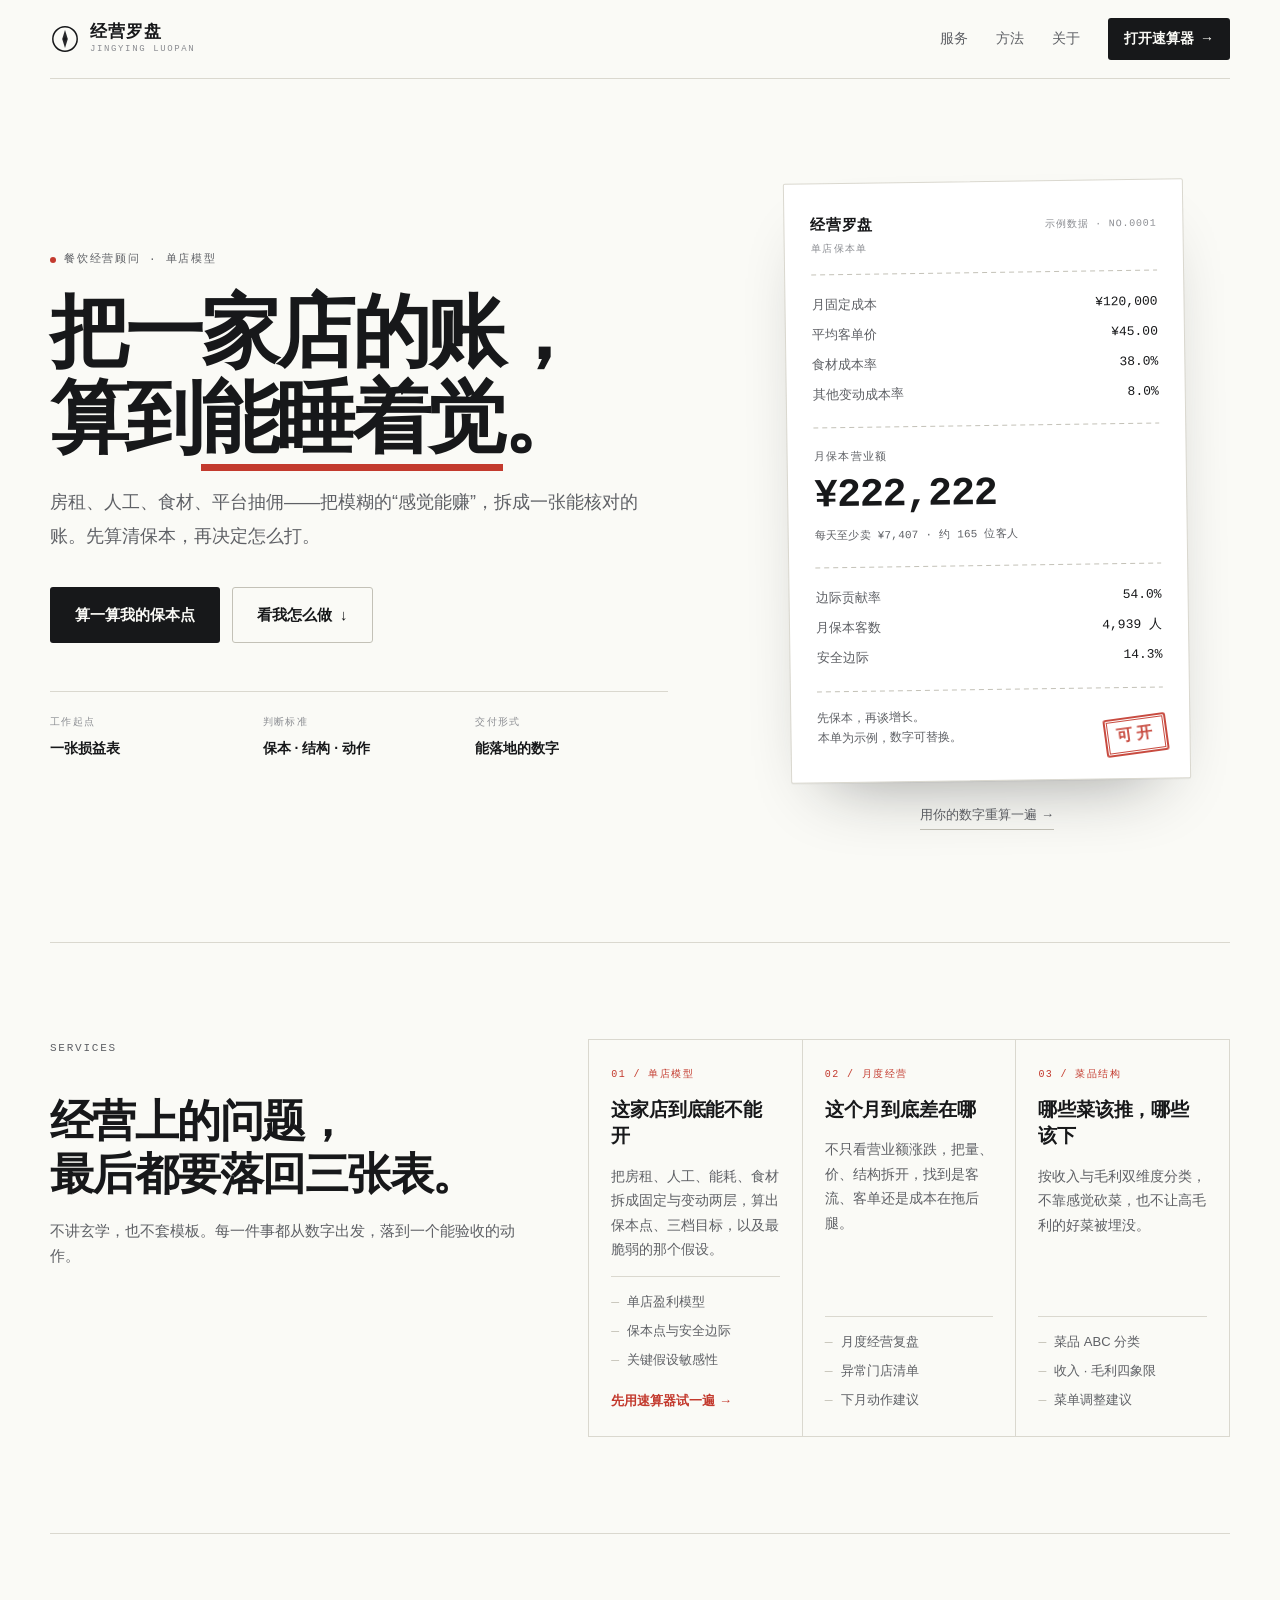
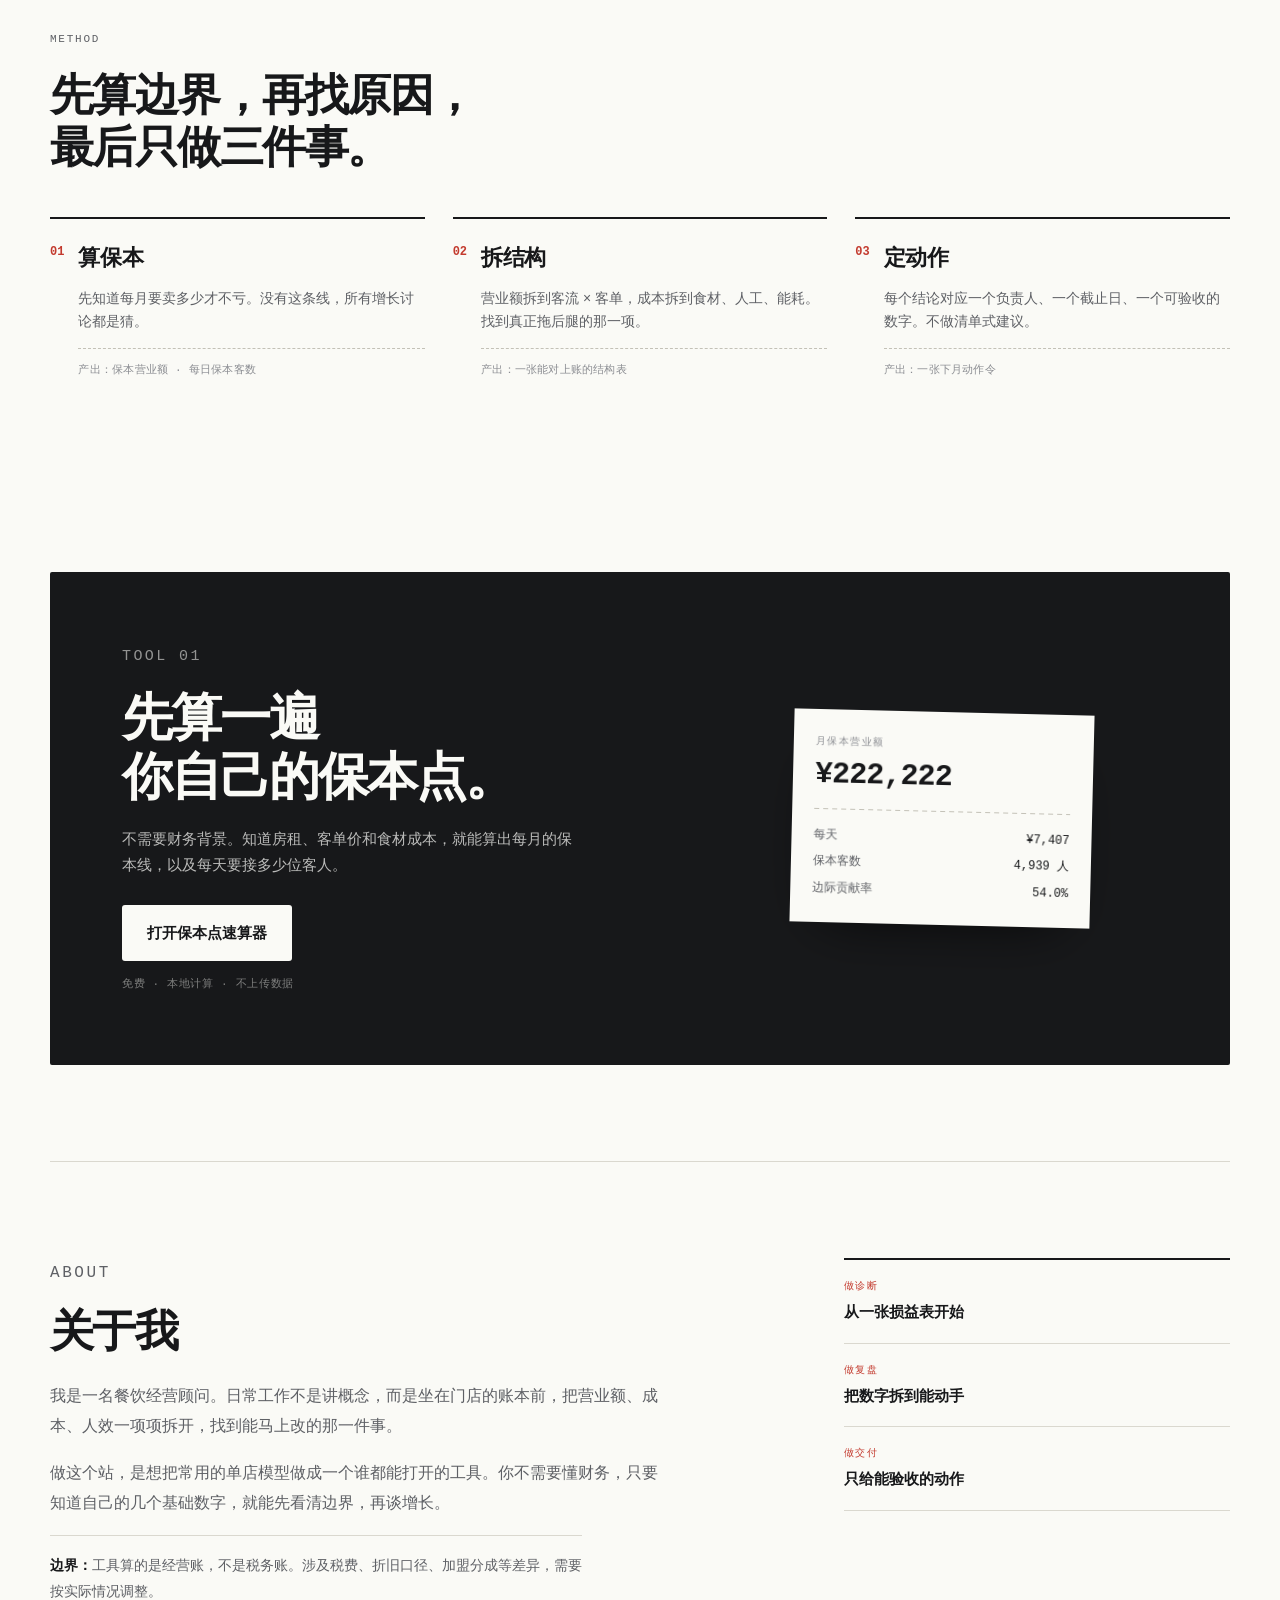
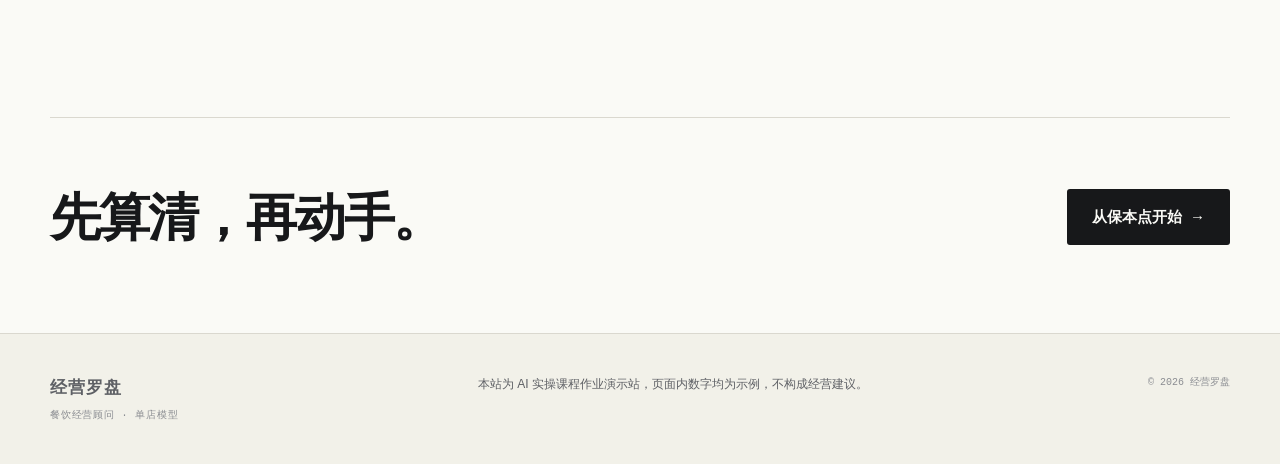
<file: index.html>
<!DOCTYPE html>
<html lang="zh-CN">
<head>
<meta charset="utf-8">
<meta name="viewport" content="width=device-width, initial-scale=1">
<title>经营罗盘 · 餐饮经营顾问</title>
<meta name="description" content="餐饮经营顾问的品牌站与单店保本点速算工具。先算清保本，再决定怎么打。">
<link rel="icon" href="assets/favicon.svg" type="image/svg+xml">
<link rel="stylesheet" href="assets/styles.css">
</head>
<body>
<a class="skip-link" href="#main">跳到正文</a>

<header class="site-header">
  <a class="brand" href="index.html" aria-label="经营罗盘 首页">
    <svg class="brand-mark" viewBox="0 0 32 32" aria-hidden="true">
      <circle cx="16" cy="16" r="13" fill="none" stroke="currentColor" stroke-width="1.6"/>
      <circle cx="16" cy="16" r="1.8" fill="currentColor"/>
      <path d="M16 6.5 19 16l-3 9.5L13 16Z" fill="currentColor" opacity=".92"/>
    </svg>
    <span class="brand-text">
      <span class="brand-name">经营罗盘</span>
      <span class="brand-sub">JINGYING LUOPAN</span>
    </span>
  </a>
  <nav class="site-nav" aria-label="主导航">
    <a href="#services">服务</a>
    <a href="#method">方法</a>
    <a href="#about">关于</a>
    <a class="nav-cta" href="tool.html">打开速算器 <span aria-hidden="true">→</span></a>
  </nav>
</header>

<main id="main">

  <section class="hero">
    <div class="hero-copy">
      <p class="eyebrow"><span class="eyebrow-dot" aria-hidden="true"></span>餐饮经营顾问 · 单店模型</p>
      <h1>把一家店的账，<br>算到<span class="mark">能睡着觉</span>。</h1>
      <p class="lede">房租、人工、食材、平台抽佣——把模糊的“感觉能赚”，拆成一张能核对的账。先算清保本，再决定怎么打。</p>
      <div class="hero-actions">
        <a class="btn btn-primary" href="tool.html">算一算我的保本点</a>
        <a class="btn btn-ghost" href="#method">看我怎么做 <span aria-hidden="true">↓</span></a>
      </div>
      <dl class="hero-facts">
        <div><dt>工作起点</dt><dd>一张损益表</dd></div>
        <div><dt>判断标准</dt><dd>保本 · 结构 · 动作</dd></div>
        <div><dt>交付形式</dt><dd>能落地的数字</dd></div>
      </dl>
    </div>

    <aside class="hero-receipt" aria-label="示例单店保本单">
      <div class="receipt receipt-sample">
        <div class="receipt-head">
          <div class="receipt-brand">经营罗盘<span>单店保本单</span></div>
          <div class="receipt-meta">示例数据 · NO.0001</div>
        </div>
        <div class="receipt-rule" aria-hidden="true"></div>
        <dl class="receipt-lines">
          <div><dt>月固定成本</dt><dd>¥120,000</dd></div>
          <div><dt>平均客单价</dt><dd>¥45.00</dd></div>
          <div><dt>食材成本率</dt><dd>38.0%</dd></div>
          <div><dt>其他变动成本率</dt><dd>8.0%</dd></div>
        </dl>
        <div class="receipt-rule" aria-hidden="true"></div>
        <div class="receipt-hero">
          <span class="receipt-label">月保本营业额</span>
          <strong class="receipt-big">¥222,222</strong>
          <span class="receipt-note">每天至少卖 ¥7,407 · 约 165 位客人</span>
        </div>
        <div class="receipt-rule" aria-hidden="true"></div>
        <dl class="receipt-lines">
          <div><dt>边际贡献率</dt><dd>54.0%</dd></div>
          <div><dt>月保本客数</dt><dd>4,939 人</dd></div>
          <div><dt>安全边际</dt><dd>14.3%</dd></div>
        </dl>
        <div class="receipt-rule" aria-hidden="true"></div>
        <p class="receipt-foot">先保本，再谈增长。<br>本单为示例，数字可替换。</p>
        <span class="stamp" aria-hidden="true">可开</span>
      </div>
      <a class="receipt-link" href="tool.html">用你的数字重算一遍 <span aria-hidden="true">→</span></a>
    </aside>
  </section>

  <section class="section services" id="services">
    <div class="section-rail">
      <p class="eyebrow">SERVICES</p>
      <h2>经营上的问题，<br>最后都要落回三张表。</h2>
      <p class="section-note">不讲玄学，也不套模板。每一件事都从数字出发，落到一个能验收的动作。</p>
    </div>
    <div class="card-grid">
      <article class="service-card">
        <p class="card-index">01 / 单店模型</p>
        <h3>这家店到底能不能开</h3>
        <p>把房租、人工、能耗、食材拆成固定与变动两层，算出保本点、三档目标，以及最脆弱的那个假设。</p>
        <ul class="card-list">
          <li>单店盈利模型</li>
          <li>保本点与安全边际</li>
          <li>关键假设敏感性</li>
        </ul>
        <a class="card-link" href="tool.html">先用速算器试一遍 <span aria-hidden="true">→</span></a>
      </article>
      <article class="service-card">
        <p class="card-index">02 / 月度经营</p>
        <h3>这个月到底差在哪</h3>
        <p>不只看营业额涨跌，把量、价、结构拆开，找到是客流、客单还是成本在拖后腿。</p>
        <ul class="card-list">
          <li>月度经营复盘</li>
          <li>异常门店清单</li>
          <li>下月动作建议</li>
        </ul>
      </article>
      <article class="service-card">
        <p class="card-index">03 / 菜品结构</p>
        <h3>哪些菜该推，哪些该下</h3>
        <p>按收入与毛利双维度分类，不靠感觉砍菜，也不让高毛利的好菜被埋没。</p>
        <ul class="card-list">
          <li>菜品 ABC 分类</li>
          <li>收入 · 毛利四象限</li>
          <li>菜单调整建议</li>
        </ul>
      </article>
    </div>
  </section>

  <section class="section method" id="method">
    <div class="method-head">
      <p class="eyebrow">METHOD</p>
      <h2>先算边界，再找原因，<br>最后只做三件事。</h2>
    </div>
    <ol class="steps">
      <li class="step">
        <span class="step-no">01</span>
        <div class="step-body">
          <h3>算保本</h3>
          <p>先知道每月要卖多少才不亏。没有这条线，所有增长讨论都是猜。</p>
          <p class="step-out">产出：保本营业额 · 每日保本客数</p>
        </div>
      </li>
      <li class="step">
        <span class="step-no">02</span>
        <div class="step-body">
          <h3>拆结构</h3>
          <p>营业额拆到客流 × 客单，成本拆到食材、人工、能耗。找到真正拖后腿的那一项。</p>
          <p class="step-out">产出：一张能对上账的结构表</p>
        </div>
      </li>
      <li class="step">
        <span class="step-no">03</span>
        <div class="step-body">
          <h3>定动作</h3>
          <p>每个结论对应一个负责人、一个截止日、一个可验收的数字。不做清单式建议。</p>
          <p class="step-out">产出：一张下月动作令</p>
        </div>
      </li>
    </ol>
  </section>

  <section class="section tool-cta" id="tool">
    <div class="tool-cta-copy">
      <p class="eyebrow">TOOL 01</p>
      <h2>先算一遍<br>你自己的保本点。</h2>
      <p>不需要财务背景。知道房租、客单价和食材成本，就能算出每月的保本线，以及每天要接多少位客人。</p>
      <a class="btn btn-primary" href="tool.html">打开保本点速算器</a>
      <p class="tool-note">免费 · 本地计算 · 不上传数据</p>
    </div>
    <div class="tool-cta-visual" aria-hidden="true">
      <div class="mini-receipt">
        <span class="mini-label">月保本营业额</span>
        <strong>¥222,222</strong>
        <span class="mini-rule"></span>
        <span class="mini-row"><span>每天</span><span>¥7,407</span></span>
        <span class="mini-row"><span>保本客数</span><span>4,939 人</span></span>
        <span class="mini-row"><span>边际贡献率</span><span>54.0%</span></span>
      </div>
    </div>
  </section>

  <section class="section about" id="about">
    <div class="about-copy">
      <p class="eyebrow">ABOUT</p>
      <h2>关于我</h2>
      <p>我是一名餐饮经营顾问。日常工作不是讲概念，而是坐在门店的账本前，把营业额、成本、人效一项项拆开，找到能马上改的那一件事。</p>
      <p>做这个站，是想把常用的单店模型做成一个谁都能打开的工具。你不需要懂财务，只要知道自己的几个基础数字，就能先看清边界，再谈增长。</p>
      <p class="about-boundary"><strong>边界：</strong>工具算的是经营账，不是税务账。涉及税费、折旧口径、加盟分成等差异，需要按实际情况调整。</p>
    </div>
    <div class="about-facts">
      <div class="fact"><span class="fact-k">做诊断</span><span class="fact-v">从一张损益表开始</span></div>
      <div class="fact"><span class="fact-k">做复盘</span><span class="fact-v">把数字拆到能动手</span></div>
      <div class="fact"><span class="fact-k">做交付</span><span class="fact-v">只给能验收的动作</span></div>
    </div>
  </section>

  <section class="closing">
    <p class="closing-line">先算清，再动手。</p>
    <a class="btn btn-ink" href="tool.html">从保本点开始 <span aria-hidden="true">→</span></a>
  </section>

</main>

<footer class="site-footer">
  <div class="footer-inner">
    <div class="footer-brand">
      <span class="brand-name">经营罗盘</span>
      <span class="footer-sub">餐饮经营顾问 · 单店模型</span>
    </div>
    <p class="footer-note">本站为 AI 实操课程作业演示站，页面内数字均为示例，不构成经营建议。</p>
    <p class="footer-copy">© 2026 经营罗盘</p>
  </div>
</footer>

<script src="assets/app.js" defer></script>
</body>
</html>
</file>
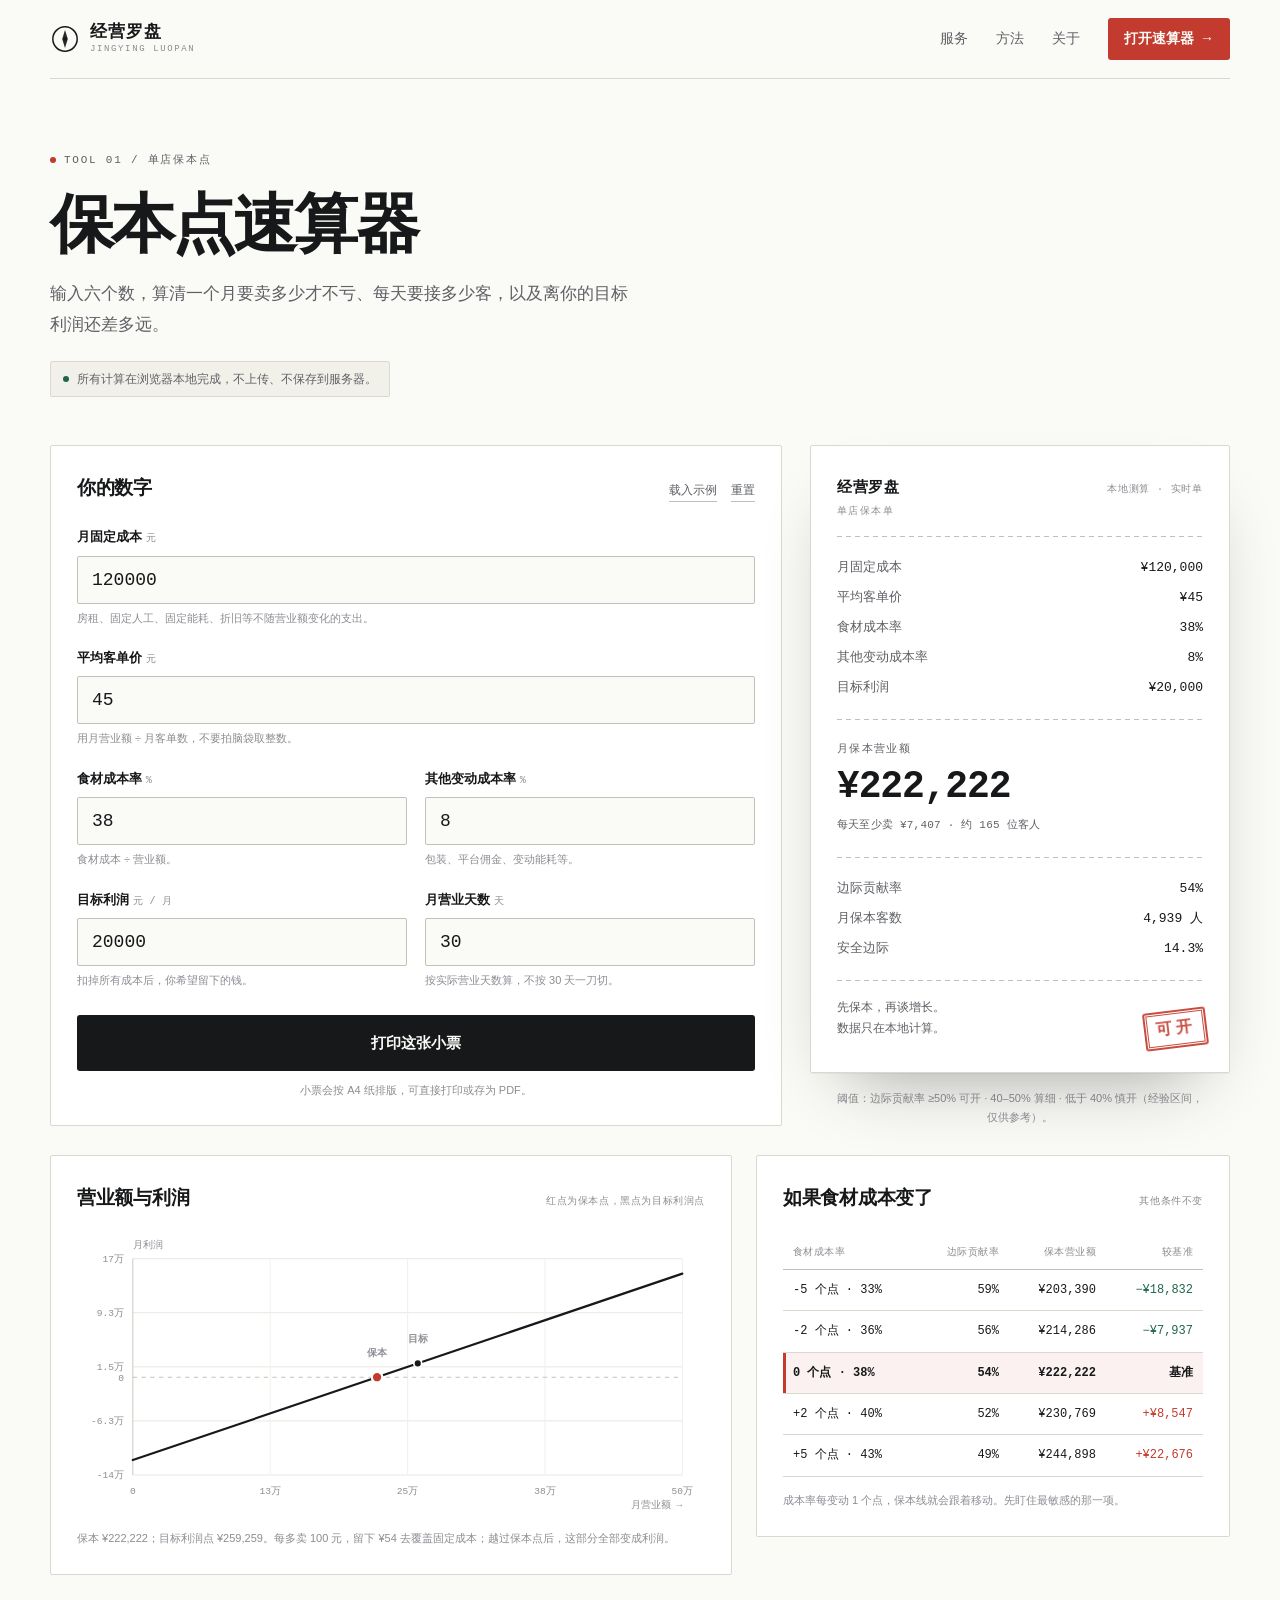
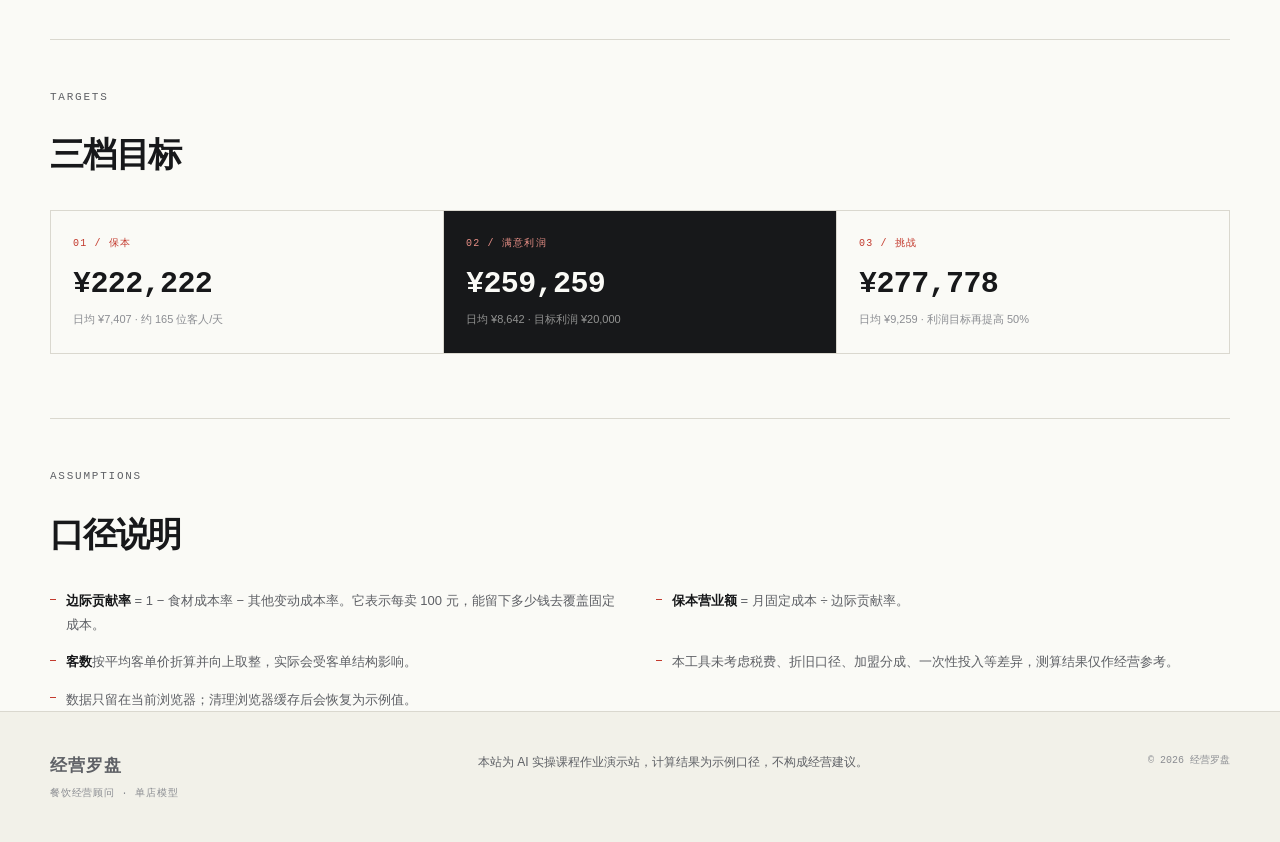
<file: tool.html>
<!DOCTYPE html>
<html lang="zh-CN">
<head>
<meta charset="utf-8">
<meta name="viewport" content="width=device-width, initial-scale=1">
<title>保本点速算器 · 经营罗盘</title>
<meta name="description" content="输入固定成本、客单价、食材成本率等六项数据，算出单店月保本营业额、每日保本客数与三档目标。">
<link rel="icon" href="assets/favicon.svg" type="image/svg+xml">
<link rel="stylesheet" href="assets/styles.css">
</head>
<body class="tool-page">
<a class="skip-link" href="#main">跳到正文</a>

<header class="site-header">
  <a class="brand" href="index.html" aria-label="经营罗盘 首页">
    <svg class="brand-mark" viewBox="0 0 32 32" aria-hidden="true">
      <circle cx="16" cy="16" r="13" fill="none" stroke="currentColor" stroke-width="1.6"/>
      <circle cx="16" cy="16" r="1.8" fill="currentColor"/>
      <path d="M16 6.5 19 16l-3 9.5L13 16Z" fill="currentColor" opacity=".92"/>
    </svg>
    <span class="brand-text">
      <span class="brand-name">经营罗盘</span>
      <span class="brand-sub">JINGYING LUOPAN</span>
    </span>
  </a>
  <nav class="site-nav" aria-label="主导航">
    <a href="index.html#services">服务</a>
    <a href="index.html#method">方法</a>
    <a href="index.html#about">关于</a>
    <a class="nav-cta is-current" href="tool.html" aria-current="page">打开速算器 <span aria-hidden="true">→</span></a>
  </nav>
</header>

<main id="main" class="tool-main">

  <section class="tool-intro">
    <p class="eyebrow"><span class="eyebrow-dot" aria-hidden="true"></span>TOOL 01 / 单店保本点</p>
    <h1>保本点速算器</h1>
    <p class="lede">输入六个数，算清一个月要卖多少才不亏、每天要接多少客，以及离你的目标利润还差多远。</p>
    <p class="privacy"><span class="privacy-dot" aria-hidden="true"></span>所有计算在浏览器本地完成，不上传、不保存到服务器。</p>
  </section>

  <div class="tool-grid">

    <form class="panel form-panel" id="calc-form" novalidate>
      <div class="panel-head">
        <h2>你的数字</h2>
        <div class="form-actions">
          <button type="button" class="text-btn" id="load-sample">载入示例</button>
          <button type="button" class="text-btn" id="reset-form">重置</button>
        </div>
      </div>

      <div class="field">
        <label for="fixed">月固定成本 <span class="unit">元</span></label>
        <input id="fixed" name="fixed" type="number" min="0" step="1000" value="120000" inputmode="decimal" autocomplete="off">
        <p class="hint">房租、固定人工、固定能耗、折旧等不随营业额变化的支出。</p>
      </div>

      <div class="field">
        <label for="price">平均客单价 <span class="unit">元</span></label>
        <input id="price" name="price" type="number" min="0.01" step="0.5" value="45" inputmode="decimal" autocomplete="off">
        <p class="hint">用月营业额 ÷ 月客单数，不要拍脑袋取整数。</p>
      </div>

      <div class="field-row">
        <div class="field">
          <label for="foodRate">食材成本率 <span class="unit">%</span></label>
          <input id="foodRate" name="foodRate" type="number" min="0" max="100" step="0.5" value="38" inputmode="decimal" autocomplete="off">
          <p class="hint">食材成本 ÷ 营业额。</p>
        </div>
        <div class="field">
          <label for="otherRate">其他变动成本率 <span class="unit">%</span></label>
          <input id="otherRate" name="otherRate" type="number" min="0" max="100" step="0.5" value="8" inputmode="decimal" autocomplete="off">
          <p class="hint">包装、平台佣金、变动能耗等。</p>
        </div>
      </div>

      <div class="field-row">
        <div class="field">
          <label for="targetProfit">目标利润 <span class="unit">元 / 月</span></label>
          <input id="targetProfit" name="targetProfit" type="number" min="0" step="1000" value="20000" inputmode="decimal" autocomplete="off">
          <p class="hint">扣掉所有成本后，你希望留下的钱。</p>
        </div>
        <div class="field">
          <label for="days">月营业天数 <span class="unit">天</span></label>
          <input id="days" name="days" type="number" min="1" max="31" step="1" value="30" inputmode="numeric" autocomplete="off">
          <p class="hint">按实际营业天数算，不按 30 天一刀切。</p>
        </div>
      </div>

      <p class="form-error" id="form-error" role="alert" hidden></p>

      <button type="button" class="btn btn-primary btn-block" id="print-btn">打印这张小票</button>
      <p class="form-foot">小票会按 A4 纸排版，可直接打印或存为 PDF。</p>
    </form>

    <aside class="result-side">
      <div class="receipt receipt-live" id="receipt">
        <!-- 由 app.js 渲染 -->
      </div>
      <p class="sr-only" id="live-status" role="status" aria-live="polite"></p>
      <p class="result-caption">阈值：边际贡献率 ≥50% 可开 · 40–50% 算细 · 低于 40% 慎开（经验区间，仅供参考）。</p>
    </aside>

  </div>

  <section class="analysis">

    <div class="panel chart-panel">
      <div class="panel-head">
        <h2>营业额与利润</h2>
        <span class="panel-note" id="chart-note">红点为保本点</span>
      </div>
      <div class="chart-wrap">
        <svg id="profit-chart" viewBox="0 0 720 320" role="img" aria-label="营业额与利润关系图"></svg>
      </div>
      <p class="chart-caption" id="chart-caption">横轴为月营业额，纵轴为月利润。保本点以右，卖得越多，利润涨得越快。</p>
    </div>

    <div class="panel sensitivity-panel">
      <div class="panel-head">
        <h2>如果食材成本变了</h2>
        <span class="panel-note">其他条件不变</span>
      </div>
      <div class="table-wrap">
        <table id="sensitivity-table">
          <thead>
            <tr>
              <th scope="col">食材成本率</th>
              <th scope="col">边际贡献率</th>
              <th scope="col">保本营业额</th>
              <th scope="col">较基准</th>
            </tr>
          </thead>
          <tbody></tbody>
        </table>
      </div>
      <p class="table-note">成本率每变动 1 个点，保本线就会跟着移动。先盯住最敏感的那一项。</p>
    </div>

  </section>

  <section class="targets" aria-labelledby="targets-title">
    <div class="section-head">
      <p class="eyebrow">TARGETS</p>
      <h2 id="targets-title">三档目标</h2>
    </div>
    <div class="target-grid">
      <article class="target-card">
        <p class="target-k">01 / 保本</p>
        <p class="target-v" id="target-be">—</p>
        <p class="target-meta" id="target-be-meta">每月不亏的营业额</p>
      </article>
      <article class="target-card is-accent">
        <p class="target-k">02 / 满意利润</p>
        <p class="target-v" id="target-profit">—</p>
        <p class="target-meta" id="target-profit-meta">固定成本 + 目标利润</p>
      </article>
      <article class="target-card">
        <p class="target-k">03 / 挑战</p>
        <p class="target-v" id="target-stretch">—</p>
        <p class="target-meta" id="target-stretch-meta">利润目标再提高 50%</p>
      </article>
    </div>
  </section>

  <section class="assumptions" aria-labelledby="assumptions-title">
    <div class="section-head">
      <p class="eyebrow">ASSUMPTIONS</p>
      <h2 id="assumptions-title">口径说明</h2>
    </div>
    <ul class="assumption-list">
      <li><strong>边际贡献率</strong> = 1 − 食材成本率 − 其他变动成本率。它表示每卖 100 元，能留下多少钱去覆盖固定成本。</li>
      <li><strong>保本营业额</strong> = 月固定成本 ÷ 边际贡献率。</li>
      <li><strong>客数</strong>按平均客单价折算并向上取整，实际会受客单结构影响。</li>
      <li>本工具未考虑税费、折旧口径、加盟分成、一次性投入等差异，测算结果仅作经营参考。</li>
      <li>数据只留在当前浏览器；清理浏览器缓存后会恢复为示例值。</li>
    </ul>
  </section>

</main>

<footer class="site-footer">
  <div class="footer-inner">
    <div class="footer-brand">
      <span class="brand-name">经营罗盘</span>
      <span class="footer-sub">餐饮经营顾问 · 单店模型</span>
    </div>
    <p class="footer-note">本站为 AI 实操课程作业演示站，计算结果为示例口径，不构成经营建议。</p>
    <p class="footer-copy">© 2026 经营罗盘</p>
  </div>
</footer>

<script src="assets/app.js" defer></script>
</body>
</html>
</file>
<file: assets/styles.css>
/* =========================================================
   经营罗盘 · 视觉系统
   纸张、墨色、一枚红章。被算过的小票是整站的签名元素。
   ========================================================= */

:root {
  --paper: #fafaf6;
  --paper-2: #f2f1e9;
  --card: #ffffff;
  --ink: #17181a;
  --ink-soft: #5e6065;
  --ink-faint: #8b8d92;
  --rule: #dad8cf;
  --rule-dark: #c3c1b7;
  --stamp: #c33a2e;
  --stamp-wash: rgba(195, 58, 46, 0.07);
  --safe: #1e6648;

  --sans: "PingFang SC", "Microsoft YaHei", "Noto Sans SC", "Source Han Sans SC", sans-serif;
  --mono: "Cascadia Mono", "SF Mono", "JetBrains Mono", Consolas, "Courier New", monospace;

  --page: 1180px;
  --gutter: 24px;
  --radius: 3px;
}

* { box-sizing: border-box; }

html { scroll-behavior: smooth; }

body {
  margin: 0;
  background: var(--paper);
  color: var(--ink);
  font-family: var(--sans);
  font-size: 16px;
  line-height: 1.7;
  -webkit-font-smoothing: antialiased;
  text-rendering: optimizeLegibility;
}

::selection { background: var(--stamp); color: #fff; }

a { color: inherit; text-decoration: none; }

h1, h2, h3, p, dl, dd, dt, ul, ol { margin: 0; }

ul, ol { padding: 0; list-style: none; }

button, input { font: inherit; color: inherit; }

img, svg { display: block; }

:focus-visible {
  outline: 3px solid rgba(195, 58, 46, 0.55);
  outline-offset: 3px;
  border-radius: 2px;
}

.skip-link {
  position: absolute;
  left: 16px;
  top: -60px;
  z-index: 100;
  padding: 10px 16px;
  background: var(--ink);
  color: var(--paper);
  font-size: 14px;
  border-radius: var(--radius);
  transition: top 0.2s ease;
}
.skip-link:focus { top: 16px; }

.sr-only {
  position: absolute;
  width: 1px;
  height: 1px;
  padding: 0;
  margin: -1px;
  overflow: hidden;
  clip: rect(0, 0, 0, 0);
  white-space: nowrap;
  border: 0;
}

.btn:disabled {
  background: var(--rule-dark);
  color: var(--ink-faint);
  cursor: not-allowed;
}

/* ---------- 页头 ---------- */

.site-header {
  position: sticky;
  top: 0;
  z-index: 50;
  display: flex;
  align-items: center;
  justify-content: space-between;
  gap: 24px;
  width: min(var(--page), calc(100% - var(--gutter) * 2));
  margin: 0 auto;
  padding: 18px 0;
  background: rgba(250, 250, 246, 0.92);
  backdrop-filter: blur(10px);
  border-bottom: 1px solid var(--rule);
}

.brand {
  display: inline-flex;
  align-items: center;
  gap: 10px;
  flex-shrink: 0;
}

.brand-mark {
  width: 30px;
  height: 30px;
  color: var(--ink);
}

.brand-text {
  display: flex;
  flex-direction: column;
  line-height: 1.1;
}

.brand-name {
  font-weight: 800;
  font-size: 17px;
  letter-spacing: 0.06em;
}

.brand-sub {
  font-family: var(--mono);
  font-size: 9px;
  letter-spacing: 0.18em;
  color: var(--ink-faint);
  margin-top: 3px;
}

.site-nav {
  display: flex;
  align-items: center;
  gap: 28px;
  font-size: 14px;
  color: var(--ink-soft);
}

.site-nav a { transition: color 0.15s ease; }
.site-nav a:hover { color: var(--ink); }

.nav-cta {
  display: inline-flex;
  align-items: center;
  gap: 6px;
  padding: 9px 16px;
  background: var(--ink);
  color: var(--paper) !important;
  border-radius: var(--radius);
  font-weight: 600;
  transition: background 0.15s ease;
}
.nav-cta:hover { background: var(--stamp); }
.nav-cta.is-current { background: var(--stamp); }

/* ---------- 通用 ---------- */

.eyebrow {
  display: flex;
  align-items: center;
  gap: 8px;
  font-family: var(--mono);
  font-size: 11px;
  letter-spacing: 0.16em;
  text-transform: uppercase;
  color: var(--ink-soft);
  margin-bottom: 20px;
}

.eyebrow-dot {
  width: 6px;
  height: 6px;
  border-radius: 50%;
  background: var(--stamp);
  flex-shrink: 0;
}

.mark {
  position: relative;
  white-space: nowrap;
  border-bottom: 7px solid var(--stamp);
  padding-bottom: 2px;
}

.lede {
  font-size: 18px;
  line-height: 1.85;
  color: var(--ink-soft);
  max-width: 34em;
}

.btn {
  display: inline-flex;
  align-items: center;
  justify-content: center;
  gap: 8px;
  padding: 14px 24px;
  border: 1px solid transparent;
  border-radius: var(--radius);
  font-size: 15px;
  font-weight: 600;
  cursor: pointer;
  transition: background 0.16s ease, color 0.16s ease, border-color 0.16s ease, transform 0.16s ease;
}

.btn-primary { background: var(--ink); color: var(--paper); }
.btn-primary:hover { background: var(--stamp); }
.btn-primary:active { transform: translateY(1px); }

.btn-ghost {
  background: transparent;
  color: var(--ink);
  border-color: var(--rule-dark);
}
.btn-ghost:hover { border-color: var(--ink); }

.btn-ink { background: var(--ink); color: var(--paper); }
.btn-ink:hover { background: var(--stamp); }

.btn-block { width: 100%; margin-top: 6px; }

/* ---------- 首页 Hero ---------- */

.hero {
  display: grid;
  grid-template-columns: minmax(0, 1.12fr) minmax(0, 0.88fr);
  gap: clamp(32px, 6vw, 88px);
  align-items: center;
  width: min(var(--page), calc(100% - var(--gutter) * 2));
  margin: 0 auto;
  padding: clamp(56px, 8vw, 104px) 0 clamp(64px, 9vw, 112px);
}

.hero h1 {
  font-size: clamp(42px, 6.2vw, 82px);
  line-height: 1.08;
  letter-spacing: -0.045em;
  font-weight: 800;
}

.hero .lede { margin-top: 26px; }

.hero-actions {
  display: flex;
  flex-wrap: wrap;
  gap: 12px;
  margin-top: 34px;
}

.hero-facts {
  display: grid;
  grid-template-columns: repeat(3, minmax(0, 1fr));
  gap: 20px;
  margin-top: 48px;
  padding-top: 22px;
  border-top: 1px solid var(--rule);
}

.hero-facts dt {
  font-family: var(--mono);
  font-size: 10px;
  letter-spacing: 0.14em;
  color: var(--ink-faint);
  margin-bottom: 6px;
}

.hero-facts dd {
  font-size: 14px;
  font-weight: 600;
  color: var(--ink);
}

/* ---------- 小票 ---------- */

.hero-receipt {
  display: flex;
  flex-direction: column;
  align-items: center;
  gap: 22px;
  animation: rise 0.8s cubic-bezier(0.22, 1, 0.36, 1) both;
}

.receipt {
  position: relative;
  width: 100%;
  max-width: 400px;
  padding: 28px 26px 34px;
  background: var(--card);
  border: 1px solid var(--rule);
  border-radius: 2px;
  box-shadow:
    0 1px 0 rgba(23, 24, 26, 0.04),
    0 34px 70px -38px rgba(23, 24, 26, 0.45);
  font-family: var(--mono);
  font-size: 13px;
  color: var(--ink);
}

.hero-receipt .receipt {
  transform: rotate(-0.8deg);
  transition: transform 0.3s ease;
}
.hero-receipt .receipt:hover { transform: rotate(0deg); }

.receipt-head {
  display: flex;
  align-items: baseline;
  justify-content: space-between;
  gap: 12px;
}

.receipt-brand {
  font-family: var(--sans);
  font-weight: 800;
  font-size: 15px;
  letter-spacing: 0.04em;
}

.receipt-brand span {
  display: block;
  font-family: var(--mono);
  font-weight: 400;
  font-size: 10px;
  letter-spacing: 0.14em;
  color: var(--ink-faint);
  margin-top: 3px;
}

.receipt-meta {
  font-size: 10px;
  letter-spacing: 0.08em;
  color: var(--ink-faint);
  text-align: right;
  white-space: nowrap;
}

.receipt-rule {
  height: 1px;
  margin: 16px 0;
  background-image: linear-gradient(90deg, var(--rule-dark) 55%, transparent 0);
  background-size: 9px 1px;
  background-repeat: repeat-x;
}

.receipt-lines > div {
  display: flex;
  align-items: baseline;
  justify-content: space-between;
  gap: 16px;
  padding: 4px 0;
}

.receipt-lines dt { color: var(--ink-soft); }
.receipt-lines dd { text-align: right; font-variant-numeric: tabular-nums; }

.receipt-hero { padding: 4px 0 6px; }

.receipt-label {
  display: block;
  font-size: 11px;
  letter-spacing: 0.12em;
  color: var(--ink-soft);
  margin-bottom: 6px;
}

.receipt-big {
  display: block;
  font-size: clamp(32px, 3.4vw, 40px);
  font-weight: 700;
  letter-spacing: -0.03em;
  line-height: 1.15;
  font-variant-numeric: tabular-nums;
}

.receipt-note {
  display: block;
  margin-top: 8px;
  font-size: 11px;
  color: var(--ink-soft);
  letter-spacing: 0.02em;
}

.receipt-foot {
  font-family: var(--sans);
  font-size: 12px;
  line-height: 1.7;
  color: var(--ink-soft);
  padding-right: 74px;
}

.stamp {
  position: absolute;
  right: 22px;
  bottom: 24px;
  padding: 4px 10px 3px;
  font-family: var(--mono);
  font-size: 16px;
  font-weight: 700;
  letter-spacing: 0.22em;
  color: var(--stamp);
  border: 2px solid var(--stamp);
  border-radius: 3px;
  box-shadow: inset 0 0 0 1px var(--card), inset 0 0 0 2px var(--stamp);
  transform: rotate(-7deg);
  opacity: 0.92;
  animation: stampIn 0.45s cubic-bezier(0.2, 1.4, 0.4, 1) 0.55s both;
}

.receipt-link {
  font-size: 13px;
  color: var(--ink-soft);
  border-bottom: 1px solid var(--rule-dark);
  padding-bottom: 3px;
  transition: color 0.15s ease, border-color 0.15s ease;
}
.receipt-link:hover { color: var(--stamp); border-color: var(--stamp); }

/* ---------- 区块骨架 ---------- */

.section {
  width: min(var(--page), calc(100% - var(--gutter) * 2));
  margin: 0 auto;
  padding: clamp(56px, 8vw, 96px) 0;
  border-top: 1px solid var(--rule);
}

.section-rail {
  display: grid;
  grid-template-columns: minmax(0, 1fr);
  gap: 18px;
  margin-bottom: 44px;
  max-width: 640px;
}

.section h2 {
  font-size: clamp(28px, 3.4vw, 44px);
  line-height: 1.2;
  letter-spacing: -0.035em;
  font-weight: 800;
}

.section-note {
  color: var(--ink-soft);
  font-size: 15px;
  max-width: 34em;
}

/* ---------- 服务 ---------- */

.services {
  display: grid;
  grid-template-columns: minmax(0, 0.85fr) minmax(0, 1.15fr);
  gap: clamp(32px, 5vw, 72px);
  align-items: start;
}

.card-grid {
  display: grid;
  grid-template-columns: repeat(3, minmax(0, 1fr));
  gap: 1px;
  background: var(--rule);
  border: 1px solid var(--rule);
}

.service-card {
  display: flex;
  flex-direction: column;
  gap: 14px;
  padding: 26px 22px 24px;
  background: var(--paper);
  transition: background 0.2s ease;
}
.service-card:hover { background: var(--card); }

.card-index {
  font-family: var(--mono);
  font-size: 10px;
  letter-spacing: 0.14em;
  color: var(--stamp);
}

.service-card h3 {
  font-size: 19px;
  line-height: 1.4;
  letter-spacing: -0.01em;
  font-weight: 700;
}

.service-card > p:not(.card-index) {
  font-size: 14px;
  line-height: 1.75;
  color: var(--ink-soft);
}

.card-list {
  display: flex;
  flex-direction: column;
  gap: 6px;
  margin-top: auto;
  padding-top: 14px;
  border-top: 1px solid var(--rule);
  font-size: 13px;
  color: var(--ink-soft);
}

.card-list li { display: flex; align-items: baseline; gap: 8px; }
.card-list li::before {
  content: "—";
  color: var(--rule-dark);
  font-family: var(--mono);
}

.card-link {
  font-size: 13px;
  font-weight: 600;
  color: var(--stamp);
  margin-top: 4px;
}

/* ---------- 方法 ---------- */

.method-head {
  max-width: 640px;
  margin-bottom: 44px;
}

.steps {
  display: grid;
  grid-template-columns: repeat(3, minmax(0, 1fr));
  gap: 28px;
}

.step {
  display: grid;
  grid-template-columns: auto minmax(0, 1fr);
  gap: 14px;
  padding-top: 20px;
  border-top: 2px solid var(--ink);
}

.step-no {
  font-family: var(--mono);
  font-size: 12px;
  font-weight: 700;
  color: var(--stamp);
  padding-top: 3px;
}

.step h3 {
  font-size: 22px;
  letter-spacing: -0.02em;
  margin-bottom: 10px;
}

.step p {
  font-size: 14px;
  color: var(--ink-soft);
}

.step-out {
  margin-top: 14px;
  padding-top: 12px;
  border-top: 1px dashed var(--rule-dark);
  font-family: var(--mono);
  font-size: 11px !important;
  letter-spacing: 0.02em;
  color: var(--ink-faint) !important;
}

/* ---------- 工具 CTA ---------- */

.tool-cta {
  display: grid;
  grid-template-columns: minmax(0, 1.1fr) minmax(0, 0.9fr);
  gap: clamp(32px, 6vw, 80px);
  align-items: center;
  padding: clamp(40px, 6vw, 72px);
  margin-top: clamp(56px, 8vw, 96px);
  margin-bottom: clamp(56px, 8vw, 96px);
  background: var(--ink);
  color: var(--paper);
  border: 0;
  width: min(var(--page), calc(100% - var(--gutter) * 2));
  border-radius: 2px;
}

.tool-cta .eyebrow { color: rgba(250, 250, 246, 0.55); }
.tool-cta .eyebrow-dot { background: var(--stamp); }

.tool-cta h2 {
  font-size: clamp(30px, 4vw, 52px);
  line-height: 1.14;
  letter-spacing: -0.04em;
  font-weight: 800;
  margin-bottom: 20px;
}

.tool-cta p {
  color: rgba(250, 250, 246, 0.72);
  font-size: 15px;
  max-width: 30em;
}

.tool-cta .btn {
  margin-top: 28px;
  background: var(--paper);
  color: var(--ink);
}
.tool-cta .btn:hover { background: var(--stamp); color: var(--paper); }

.tool-note {
  margin-top: 14px;
  font-family: var(--mono);
  font-size: 11px !important;
  letter-spacing: 0.06em;
  color: rgba(250, 250, 246, 0.45) !important;
}

.tool-cta-visual { display: flex; justify-content: center; }

.mini-receipt {
  display: flex;
  flex-direction: column;
  gap: 6px;
  width: min(300px, 100%);
  padding: 24px 22px;
  background: var(--paper);
  color: var(--ink);
  transform: rotate(1.4deg);
  font-family: var(--mono);
  box-shadow: 0 24px 60px -30px rgba(0, 0, 0, 0.8);
}

.mini-label {
  font-size: 10px;
  letter-spacing: 0.14em;
  color: var(--ink-faint);
}

.mini-receipt strong {
  font-size: 30px;
  letter-spacing: -0.03em;
  line-height: 1.2;
}

.mini-rule {
  height: 1px;
  margin: 10px 0;
  background-image: linear-gradient(90deg, var(--rule-dark) 55%, transparent 0);
  background-size: 9px 1px;
  background-repeat: repeat-x;
}

.mini-row {
  display: flex;
  justify-content: space-between;
  gap: 12px;
  font-size: 12px;
  color: var(--ink-soft);
}

.mini-row span:last-child { color: var(--ink); }

/* ---------- 关于 ---------- */

.about {
  display: grid;
  grid-template-columns: minmax(0, 1.3fr) minmax(0, 0.7fr);
  gap: clamp(32px, 6vw, 80px);
  align-items: start;
}

.about-copy h2 { margin-bottom: 24px; }

.about-copy p {
  font-size: 16px;
  line-height: 1.9;
  color: var(--ink-soft);
  max-width: 38em;
  margin-bottom: 16px;
}

.about-boundary {
  font-size: 14px !important;
  padding-top: 16px;
  border-top: 1px solid var(--rule);
}
.about-boundary strong { color: var(--ink); }

.about-facts {
  display: flex;
  flex-direction: column;
  gap: 0;
  border-top: 2px solid var(--ink);
}

.fact {
  display: flex;
  flex-direction: column;
  gap: 4px;
  padding: 18px 0;
  border-bottom: 1px solid var(--rule);
}

.fact-k {
  font-family: var(--mono);
  font-size: 10px;
  letter-spacing: 0.14em;
  color: var(--stamp);
}

.fact-v {
  font-size: 15px;
  font-weight: 600;
}

/* ---------- 收尾 ---------- */

.closing {
  display: flex;
  align-items: center;
  justify-content: space-between;
  flex-wrap: wrap;
  gap: 24px;
  width: min(var(--page), calc(100% - var(--gutter) * 2));
  margin: 0 auto;
  padding: 56px 0 72px;
  border-top: 1px solid var(--rule);
}

.closing-line {
  font-size: clamp(30px, 4vw, 52px);
  font-weight: 800;
  letter-spacing: -0.04em;
}

/* ---------- 页脚 ---------- */

.site-footer {
  border-top: 1px solid var(--rule);
  background: var(--paper-2);
}

.footer-inner {
  display: grid;
  grid-template-columns: minmax(0, 1fr) minmax(0, 1.6fr) auto;
  gap: 24px;
  align-items: start;
  width: min(var(--page), calc(100% - var(--gutter) * 2));
  margin: 0 auto;
  padding: 40px 0;
  font-size: 12px;
  color: var(--ink-soft);
}

.footer-brand { display: flex; flex-direction: column; gap: 4px; }
.footer-sub { font-family: var(--mono); font-size: 10px; letter-spacing: 0.08em; color: var(--ink-faint); }
.footer-note { max-width: 36em; line-height: 1.8; }
.footer-copy { font-family: var(--mono); font-size: 10px; color: var(--ink-faint); white-space: nowrap; }

/* ---------- 工具页 ---------- */

.tool-main {
  width: min(var(--page), calc(100% - var(--gutter) * 2));
  margin: 0 auto;
}

.tool-intro {
  max-width: 760px;
  padding: clamp(44px, 6vw, 72px) 0 clamp(32px, 4vw, 48px);
}

.tool-intro h1 {
  font-size: clamp(40px, 5.4vw, 64px);
  line-height: 1.1;
  letter-spacing: -0.045em;
  font-weight: 800;
  margin-bottom: 18px;
}

.tool-intro .lede { font-size: 17px; }

.privacy {
  display: inline-flex;
  align-items: center;
  gap: 8px;
  margin-top: 20px;
  padding: 7px 12px;
  background: var(--paper-2);
  border: 1px solid var(--rule);
  border-radius: 2px;
  font-size: 12px;
  color: var(--ink-soft);
}

.privacy-dot {
  width: 6px;
  height: 6px;
  border-radius: 50%;
  background: var(--safe);
}

.tool-grid {
  display: grid;
  grid-template-columns: minmax(0, 1fr) minmax(340px, 420px);
  gap: 28px;
  align-items: start;
}

.panel {
  background: var(--card);
  border: 1px solid var(--rule);
  border-radius: 2px;
  padding: 26px;
}

.panel-head {
  display: flex;
  align-items: baseline;
  justify-content: space-between;
  gap: 16px;
  flex-wrap: wrap;
  margin-bottom: 22px;
}

.panel-head h2 {
  font-size: 19px;
  letter-spacing: -0.015em;
  font-weight: 700;
}

.panel-note {
  font-family: var(--mono);
  font-size: 10px;
  letter-spacing: 0.06em;
  color: var(--ink-faint);
}

/* 表单 */

.form-actions { display: flex; gap: 14px; }

.text-btn {
  padding: 0;
  background: none;
  border: 0;
  border-bottom: 1px solid var(--rule-dark);
  font-size: 12px;
  color: var(--ink-soft);
  cursor: pointer;
  transition: color 0.15s ease, border-color 0.15s ease;
}
.text-btn:hover { color: var(--stamp); border-color: var(--stamp); }

.field { margin-bottom: 20px; min-width: 0; }

.field-row {
  display: grid;
  grid-template-columns: repeat(2, minmax(0, 1fr));
  gap: 18px;
}

.field label {
  display: block;
  font-size: 13px;
  font-weight: 700;
  margin-bottom: 7px;
}

.unit {
  font-family: var(--mono);
  font-size: 10px;
  font-weight: 400;
  letter-spacing: 0.04em;
  color: var(--ink-faint);
}

.field input {
  width: 100%;
  height: 48px;
  padding: 0 14px;
  background: var(--paper);
  border: 1px solid var(--rule-dark);
  border-radius: 2px;
  font-family: var(--mono);
  font-size: 18px;
  font-variant-numeric: tabular-nums;
  transition: border-color 0.15s ease, background 0.15s ease, box-shadow 0.15s ease;
  -moz-appearance: textfield;
}

.field input::-webkit-outer-spin-button,
.field input::-webkit-inner-spin-button { -webkit-appearance: none; margin: 0; }

.field input:hover { border-color: var(--ink-soft); }

.field input:focus {
  outline: none;
  background: var(--card);
  border-color: var(--ink);
  box-shadow: 0 0 0 3px rgba(23, 24, 26, 0.06);
}

.field input[aria-invalid="true"] {
  border-color: var(--stamp);
  box-shadow: 0 0 0 3px var(--stamp-wash);
}

.hint {
  margin-top: 6px;
  font-size: 11px;
  line-height: 1.6;
  color: var(--ink-faint);
}

.form-error {
  margin: 4px 0 14px;
  padding: 10px 12px;
  background: var(--stamp-wash);
  border-left: 3px solid var(--stamp);
  color: var(--stamp);
  font-size: 13px;
  line-height: 1.6;
}

.form-foot {
  margin-top: 10px;
  font-size: 11px;
  color: var(--ink-faint);
  text-align: center;
}

/* 结果侧 */

.result-side {
  position: sticky;
  top: 92px;
  display: flex;
  flex-direction: column;
  align-items: center;
  gap: 16px;
}

.receipt-live {
  width: 100%;
  max-width: none;
}

.receipt-live .receipt-big { font-size: clamp(30px, 3vw, 38px); }

.result-caption {
  font-size: 11px;
  line-height: 1.7;
  color: var(--ink-faint);
  text-align: center;
  max-width: 34em;
}

.receipt-empty {
  padding: 22px 0;
  color: var(--ink-faint);
  font-family: var(--sans);
  font-size: 13px;
  line-height: 1.7;
}

/* 分析区 */

.analysis {
  display: grid;
  grid-template-columns: minmax(0, 1.18fr) minmax(0, 0.82fr);
  gap: 24px;
  margin-top: 28px;
  align-items: start;
}

.chart-wrap { width: 100%; overflow: hidden; }

#profit-chart { width: 100%; height: auto; }

#profit-chart text {
  font-family: var(--mono);
  font-size: 11px;
  fill: var(--ink-faint);
}

.chart-caption,
.table-note {
  margin-top: 14px;
  font-size: 11px;
  line-height: 1.7;
  color: var(--ink-faint);
}

.table-wrap { overflow-x: auto; }

#sensitivity-table {
  width: 100%;
  border-collapse: collapse;
  font-family: var(--mono);
  font-size: 12px;
  font-variant-numeric: tabular-nums;
}

#sensitivity-table th {
  padding: 8px 10px;
  text-align: right;
  font-size: 10px;
  font-weight: 400;
  letter-spacing: 0.04em;
  color: var(--ink-faint);
  border-bottom: 1px solid var(--rule-dark);
  white-space: nowrap;
}

#sensitivity-table th:first-child { text-align: left; }

#sensitivity-table td {
  padding: 10px;
  text-align: right;
  border-bottom: 1px solid var(--rule);
  white-space: nowrap;
}

#sensitivity-table td:first-child { text-align: left; }

#sensitivity-table tr.is-base td {
  background: var(--stamp-wash);
  color: var(--ink);
  font-weight: 700;
}

#sensitivity-table tr.is-base td:first-child { box-shadow: inset 3px 0 0 var(--stamp); }

.delta-up { color: var(--stamp); }
.delta-down { color: var(--safe); }

/* 三档目标 */

.targets,
.assumptions {
  margin-top: clamp(40px, 6vw, 64px);
  padding-top: clamp(32px, 4vw, 48px);
  border-top: 1px solid var(--rule);
}

.section-head { margin-bottom: 26px; }

.section-head h2 {
  font-size: clamp(24px, 3vw, 34px);
  letter-spacing: -0.035em;
  font-weight: 800;
}

.target-grid {
  display: grid;
  grid-template-columns: repeat(3, minmax(0, 1fr));
  gap: 1px;
  background: var(--rule);
  border: 1px solid var(--rule);
}

.target-card {
  padding: 24px 22px;
  background: var(--paper);
}

.target-card.is-accent {
  background: var(--ink);
  color: var(--paper);
}

.target-k {
  font-family: var(--mono);
  font-size: 10px;
  letter-spacing: 0.12em;
  color: var(--stamp);
  margin-bottom: 14px;
}

.target-card.is-accent .target-k { color: #e88f86; }

.target-v {
  font-family: var(--mono);
  font-size: clamp(22px, 2.6vw, 30px);
  font-weight: 700;
  letter-spacing: -0.02em;
  line-height: 1.2;
  font-variant-numeric: tabular-nums;
}

.target-meta {
  margin-top: 8px;
  font-size: 11px;
  color: var(--ink-faint);
}

.target-card.is-accent .target-meta { color: rgba(250, 250, 246, 0.55); }

/* 口径说明 */

.assumption-list {
  display: grid;
  grid-template-columns: repeat(2, minmax(0, 1fr));
  gap: 14px 32px;
}

.assumption-list li {
  position: relative;
  padding-left: 16px;
  font-size: 13px;
  line-height: 1.8;
  color: var(--ink-soft);
}

.assumption-list li::before {
  content: "";
  position: absolute;
  left: 0;
  top: 0.75em;
  width: 6px;
  height: 1px;
  background: var(--stamp);
}

.assumption-list strong { color: var(--ink); }

/* ---------- 动效 ---------- */

@keyframes rise {
  from { opacity: 0; transform: translateY(14px); }
  to { opacity: 1; transform: translateY(0); }
}

@keyframes stampIn {
  from { opacity: 0; transform: rotate(-7deg) scale(1.5); }
  to { opacity: 0.92; transform: rotate(-7deg) scale(1); }
}

@keyframes drawLine {
  from { stroke-dashoffset: 1200; }
  to { stroke-dashoffset: 0; }
}

.chart-line {
  stroke-dasharray: 1200;
  animation: drawLine 1.2s cubic-bezier(0.22, 1, 0.36, 1) both;
}

@media (prefers-reduced-motion: reduce) {
  html { scroll-behavior: auto; }
  *, *::before, *::after {
    animation-duration: 0.001ms !important;
    animation-delay: 0ms !important;
    transition-duration: 0.001ms !important;
  }
  .chart-line { stroke-dasharray: none; }
}

/* ---------- 响应式 ---------- */

@media (max-width: 1020px) {
  .hero {
    grid-template-columns: 1fr;
    gap: 48px;
  }
  .hero-receipt { align-items: flex-start; }
  .hero-receipt .receipt { max-width: 440px; }
  .hero-receipt .receipt-link { margin-left: 4px; }

  .services { grid-template-columns: 1fr; }
  .card-grid { grid-template-columns: repeat(3, minmax(0, 1fr)); }

  .tool-grid { grid-template-columns: 1fr; }
  .result-side { position: static; }
  .receipt-live { max-width: 460px; }

  .analysis { grid-template-columns: 1fr; }
}

@media (max-width: 820px) {
  .site-nav { gap: 18px; }
  .site-nav > a:not(.nav-cta) { display: none; }

  .card-grid { grid-template-columns: 1fr; }
  .steps { grid-template-columns: 1fr; gap: 22px; }
  .step { grid-template-columns: auto minmax(0, 1fr); }

  .tool-cta { grid-template-columns: 1fr; }
  .tool-cta-visual { justify-content: flex-start; }

  .about { grid-template-columns: 1fr; }

  .footer-inner { grid-template-columns: 1fr; gap: 14px; }

  .target-grid { grid-template-columns: 1fr; }
  .assumption-list { grid-template-columns: 1fr; }
}

@media (max-width: 560px) {
  :root { --gutter: 16px; }

  .site-header { padding: 14px 0; }
  .brand-sub { display: none; }
  .nav-cta { padding: 8px 12px; font-size: 13px; }

  .hero { padding-top: 40px; }
  .hero h1 { font-size: clamp(36px, 10.5vw, 46px); }
  .hero-facts { grid-template-columns: 1fr; gap: 14px; }
  .hero-actions .btn { width: 100%; }
  .hero-receipt .receipt { transform: none; }

  .receipt { padding: 24px 20px 32px; }
  .receipt-big { font-size: 30px; }
  .stamp { right: 18px; bottom: 22px; font-size: 14px; }

  .field-row { grid-template-columns: 1fr; gap: 0; }
  .panel { padding: 22px 18px; }

  .tool-cta { padding: 32px 22px; }
  .closing { flex-direction: column; align-items: flex-start; }
}

/* ---------- 打印：只印小票 ---------- */

@media print {
  @page { margin: 12mm; }

  body { background: #fff; }

  body * { visibility: hidden; }

  #receipt,
  #receipt * { visibility: visible; }

  #receipt {
    position: absolute;
    left: 0;
    top: 0;
    width: 80mm;
    max-width: 80mm;
    border: 1px dashed #bbb;
    box-shadow: none;
    padding: 8mm 7mm;
    font-size: 11px;
  }

  #receipt .receipt-big { font-size: 22px; }
  #receipt .stamp { right: 10mm; bottom: 8mm; }
}
</file>
